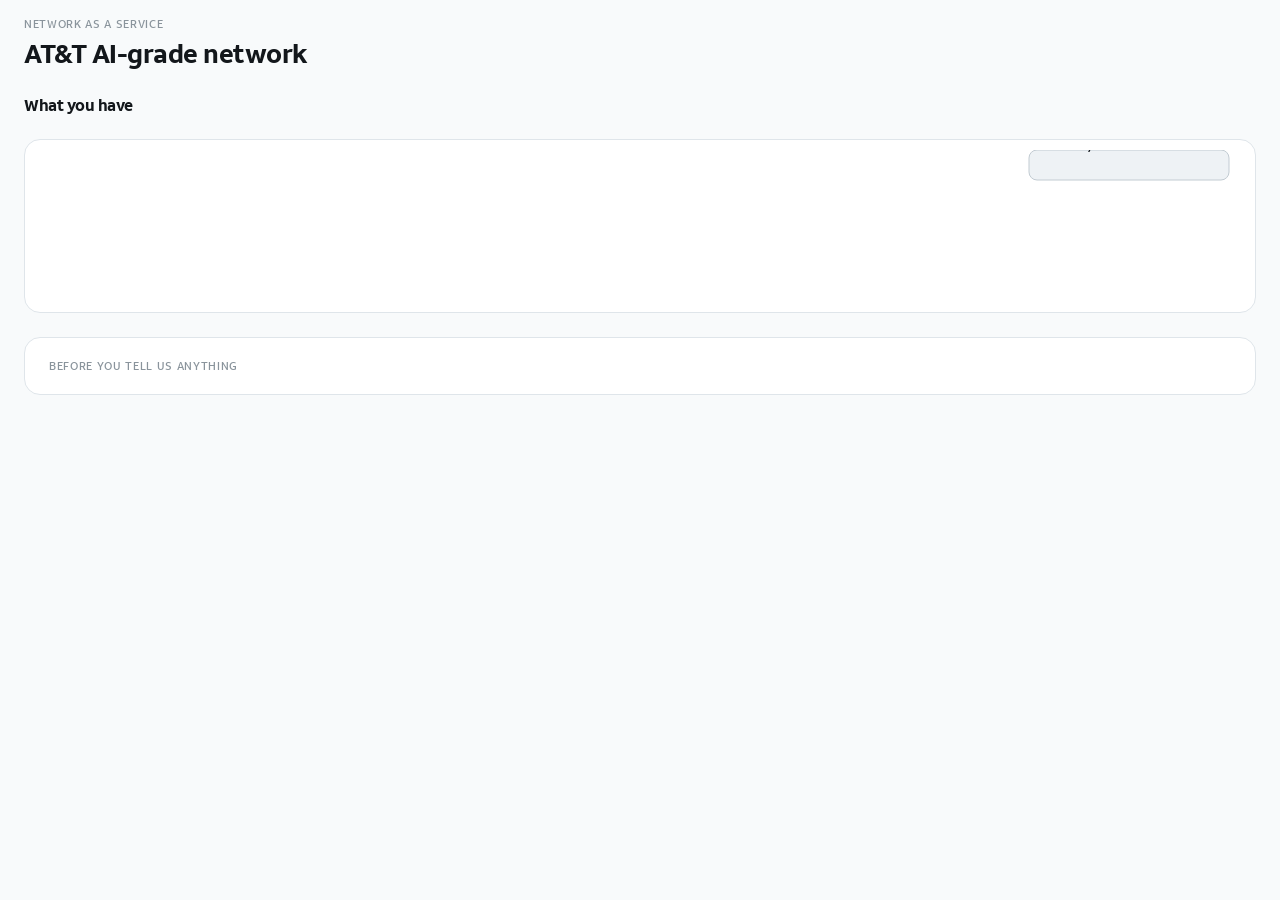
<file: index.html>
<!doctype html><html lang="en"><head><meta charset="utf-8"><meta name="robots" content="noindex, nofollow, noarchive"><meta http-equiv="refresh" content="0; url=NaaS%20Storefront.dc.html"><title>AT&T AI-grade network</title></head><body style="font-family:Helvetica,Arial,sans-serif;padding:40px"><p>Opening the storefront. If nothing happens, <a href="NaaS%20Storefront.dc.html">open it here</a>. Also: <a href="IA%20Map.dc.html">IA map</a> · <a href="Elevator%20Boards.dc.html">Elevator boards</a>.</p></body></html>
</file>
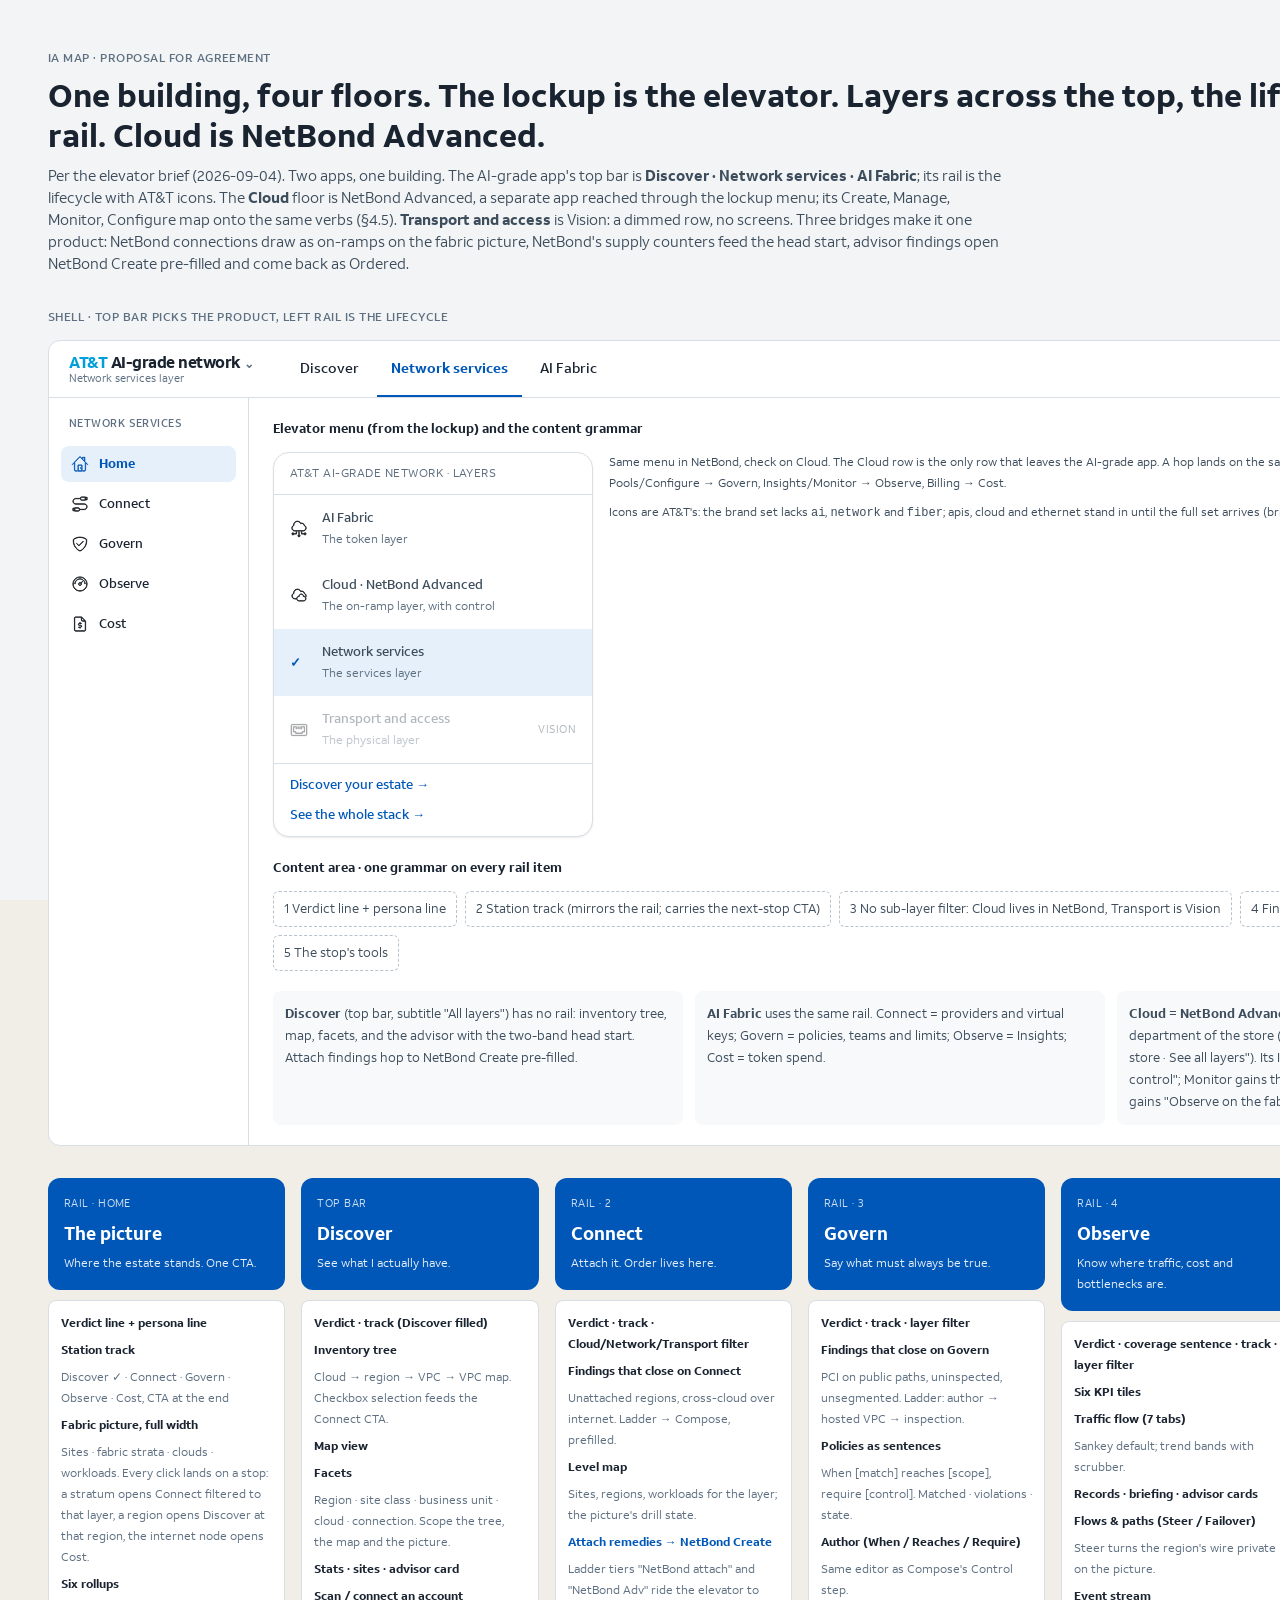
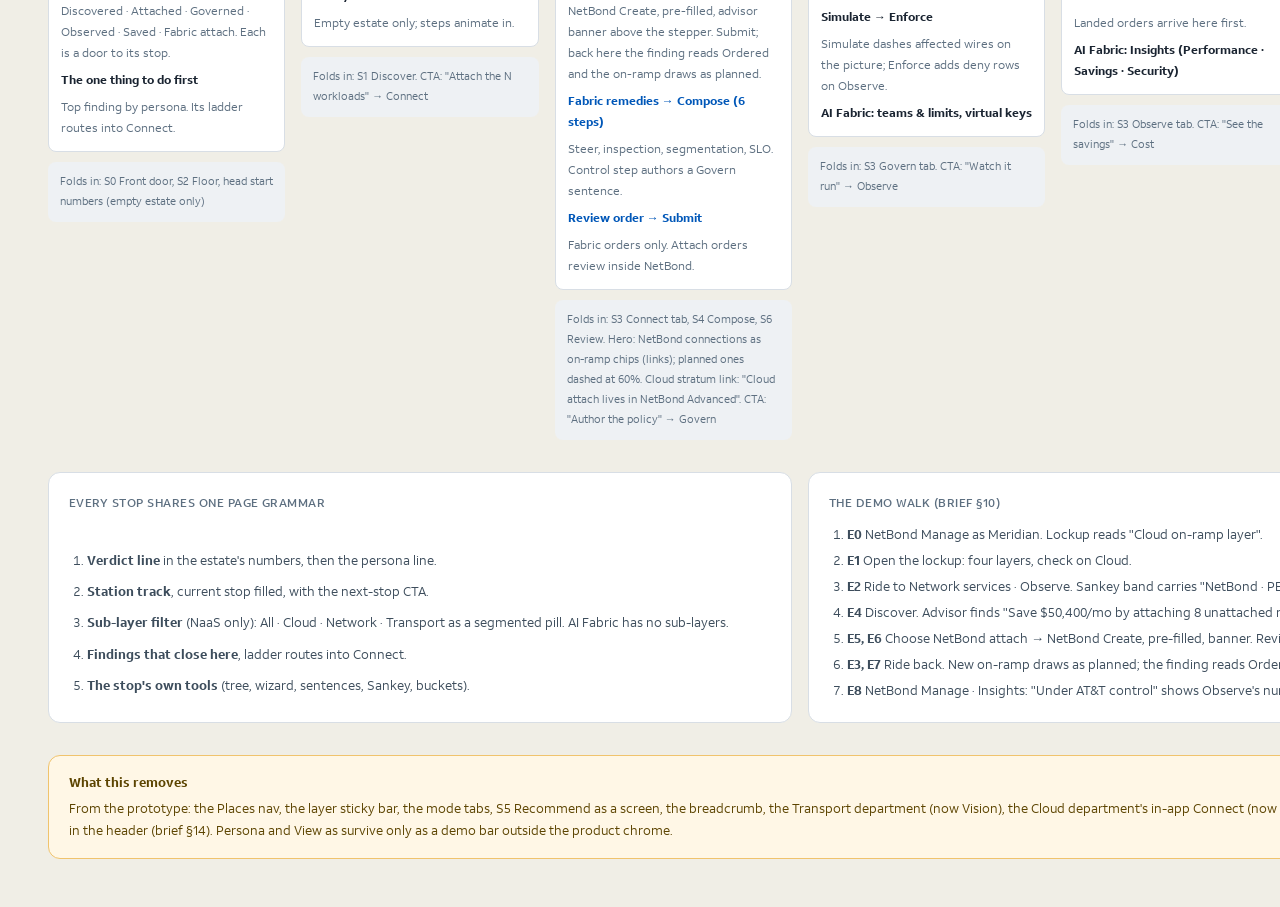
<file: IA Map.dc.html>
<!DOCTYPE html>
<html>
<head>
<meta charset="utf-8">
<meta name="viewport" content="width=device-width, initial-scale=1">
<script>
  // Load React, ReactDOM and Babel from this folder, never from unpkg: on
  // networks that block or rewrite the CDN the integrity check fails and the
  // page never renders. support.js reads this map before it builds the tags.
  window.__resources = {
    "https://unpkg.com/react@18.3.1/umd/react.production.min.js": "./vendor/react.production.min.js",
    "https://unpkg.com/react-dom@18.3.1/umd/react-dom.production.min.js": "./vendor/react-dom.production.min.js",
    "https://unpkg.com/@babel/standalone@7.29.0/babel.min.js": "./vendor/babel.min.js"
  };
</script>
<script src="./support.js"></script>
</head>
<body>
<x-dc>
<helmet>
<meta name="robots" content="noindex, nofollow, noarchive">
<meta name="design_doc_mode" content="canvas">
<style>
@font-face { font-family: 'Aleck'; src: url('fonts/AleckSans-Rg.ttf'); font-weight: 400; }
@font-face { font-family: 'Aleck'; src: url('fonts/AleckSans-Md.ttf'); font-weight: 500; }
@font-face { font-family: 'Aleck'; src: url('fonts/AleckSans-Bd.ttf'); font-weight: 700; }
body { margin: 0; background: #f2f4f6; font-family: 'Aleck', Helvetica, Arial, sans-serif; color: #1a2431; }
a { color: #0057b8; } a:hover { color: #00388f; }
</style>
</helmet>
<section style="width:1600px;padding:48px;display:grid;gap:32px;box-sizing:border-box">
  <div style="display:grid;gap:8px">
    <div style="font-size:12px;letter-spacing:.04em;text-transform:uppercase;font-weight:500;color:#5d6f80">IA map · proposal for agreement</div>
    <h1 style="margin:0;font-size:32px;line-height:40px;font-weight:700">One building, four floors. The lockup is the elevator. Layers across the top, the lifecycle down the rail. Cloud is NetBond Advanced.</h1>
    <p style="margin:0;max-width:960px;font-size:15px;line-height:22px;color:#3d4d5c;text-wrap:pretty">Per the elevator brief (2026-09-04). Two apps, one building. The AI-grade app's top bar is <strong>Discover · Network services · AI Fabric</strong>; its rail is the lifecycle with AT&amp;T icons. The <strong>Cloud</strong> floor is NetBond Advanced, a separate app reached through the lockup menu; its Create, Manage, Monitor, Configure map onto the same verbs (§4.5). <strong>Transport and access</strong> is Vision: a dimmed row, no screens. Three bridges make it one product: NetBond connections draw as on-ramps on the fabric picture, NetBond's supply counters feed the head start, advisor findings open NetBond Create pre-filled and come back as Ordered.</p>
  </div>

  <!-- shell -->
  <div style="display:grid;gap:12px">
    <div style="font-size:12px;letter-spacing:.04em;text-transform:uppercase;font-weight:500;color:#5d6f80">Shell · top bar picks the product, left rail is the lifecycle</div>
    <div style="background:#fff;border:1px solid #d8dee5;border-radius:12px;overflow:hidden">
      <div style="display:flex;align-items:center;gap:16px;height:56px;padding:0 20px;border-bottom:1px solid #d8dee5">
        <span style="display:grid;gap:0;line-height:1.2"><span style="font-weight:700;letter-spacing:-.03em"><span style="color:#009fdb">AT&amp;T</span> AI-grade network <span style="color:#5d6f80;font-size:12px">⌄</span></span><span style="font-size:11px;color:#5d6f80">Network services layer</span></span>
        <span style="display:flex;gap:4px;margin-left:16px;height:56px;align-items:stretch">
          <span style="display:flex;align-items:center;padding:0 14px;color:#1a2431;font-weight:500;font-size:14px;border-bottom:2px solid transparent">Discover</span>
          <span style="display:flex;align-items:center;padding:0 14px;color:#0057b8;font-weight:700;font-size:14px;border-bottom:2px solid #0057b8">Network services</span>
          <span style="display:flex;align-items:center;padding:0 14px;color:#1a2431;font-weight:500;font-size:14px;border-bottom:2px solid transparent">AI Fabric</span>
        </span>
        <span style="margin-left:auto;display:flex;gap:8px;font-size:12px;color:#5d6f80">
          <span style="height:32px;padding:0 10px;line-height:32px">🔍</span><span style="height:32px;padding:0 10px;line-height:32px;color:#0057b8;font-weight:700">✓3</span><span style="height:32px;padding:0 10px;line-height:32px">🔔</span><span style="height:32px;padding:0 10px;line-height:32px">⦿</span>
        </span>
      </div>
      <div style="display:grid;grid-template-columns:200px 1fr;min-height:220px">
        <div style="padding:16px 12px;border-right:1px solid #d8dee5;display:grid;gap:4px;align-content:start;font-size:13px">
          <div style="font-size:11px;letter-spacing:.04em;text-transform:uppercase;font-weight:500;color:#5d6f80;padding:0 8px 8px">Network services</div>
          <span style="display:flex;align-items:center;gap:10px;height:36px;padding:0 10px;border-radius:8px;background:#e6f0fa;color:#0057b8;font-weight:700"><span style="width:18px;height:18px;background:url('brand/icons-link/home.svg') center / contain no-repeat"></span>Home</span>
          <span style="display:flex;align-items:center;gap:10px;height:36px;padding:0 10px;border-radius:8px;color:#1a2431;font-weight:500"><span style="width:18px;height:18px;background:url('brand/icons-light/cable.svg') center / contain no-repeat"></span>Connect</span>
          <span style="display:flex;align-items:center;gap:10px;height:36px;padding:0 10px;border-radius:8px;color:#1a2431;font-weight:500"><span style="width:18px;height:18px;background:url('brand/icons-light/check-shield.svg') center / contain no-repeat"></span>Govern</span>
          <span style="display:flex;align-items:center;gap:10px;height:36px;padding:0 10px;border-radius:8px;color:#1a2431;font-weight:500"><span style="width:18px;height:18px;background:url('brand/icons-light/high-meter.svg') center / contain no-repeat"></span>Observe</span>
          <span style="display:flex;align-items:center;gap:10px;height:36px;padding:0 10px;border-radius:8px;color:#1a2431;font-weight:500"><span style="width:18px;height:18px;background:url('brand/icons-light/bill.svg') center / contain no-repeat"></span>Cost</span>
        </div>
        <div style="padding:20px 24px;display:grid;gap:12px;align-content:start;font-size:13px;color:#3d4d5c">
          <div style="font-weight:700;color:#1a2431">Elevator menu (from the lockup) and the content grammar</div>
          <div style="display:grid;grid-template-columns:320px 1fr;gap:16px;align-items:start">
            <div style="border:1px solid #d8dee5;border-radius:16px;background:#fff;box-shadow:0 1px 2px rgba(0,0,0,.08);overflow:hidden;font-size:13px">
              <div style="padding:10px 16px;font-size:12px;letter-spacing:.04em;text-transform:uppercase;color:#5d6f80;border-bottom:1px solid #d8dee5">AT&amp;T AI-grade network · layers</div>
              <div style="display:grid;grid-template-columns:20px 1fr;gap:12px;padding:12px 16px;align-items:center"><span style="width:18px;height:18px;background:url('brand/icons-light/apis.svg') center / contain no-repeat"></span><span><span style="display:block;font-weight:500">AI Fabric</span><span style="display:block;font-size:12px;color:#5d6f80">The token layer</span></span></div>
              <div style="display:grid;grid-template-columns:20px 1fr;gap:12px;padding:12px 16px;align-items:center"><span style="width:18px;height:18px;background:url('brand/icons-light/cloud.svg') center / contain no-repeat"></span><span><span style="display:block;font-weight:500">Cloud · NetBond Advanced</span><span style="display:block;font-size:12px;color:#5d6f80">The on-ramp layer, with control</span></span></div>
              <div style="display:grid;grid-template-columns:20px 1fr;gap:12px;padding:12px 16px;align-items:center;background:#e6f0fa"><span style="color:#0057b8;font-weight:700">✓</span><span><span style="display:block;font-weight:500">Network services</span><span style="display:block;font-size:12px;color:#5d6f80">The services layer</span></span></div>
              <div style="display:grid;grid-template-columns:20px 1fr auto;gap:12px;padding:12px 16px;align-items:center;opacity:.4"><span style="width:18px;height:18px;background:url('brand/icons-light/ethernet.svg') center / contain no-repeat"></span><span><span style="display:block;font-weight:500">Transport and access</span><span style="display:block;font-size:12px;color:#5d6f80">The physical layer</span></span><span style="font-size:11px;letter-spacing:.04em;text-transform:uppercase">Vision</span></div>
              <div style="border-top:1px solid #d8dee5;padding:10px 16px;display:grid;gap:8px;color:#0057b8;font-weight:500"><span>Discover your estate →</span><span>See the whole stack →</span></div>
            </div>
            <div style="font-size:12px;color:#3d4d5c;display:grid;gap:8px"><div>Same menu in NetBond, check on Cloud. The Cloud row is the only row that leaves the AI-grade app. A hop lands on the same verb: NetBond Create → Connect, Pools/Configure → Govern, Insights/Monitor → Observe, Billing → Cost.</div><div>Icons are AT&amp;T's: the brand set lacks <code>ai</code>, <code>network</code> and <code>fiber</code>; apis, cloud and ethernet stand in until the full set arrives (brief §4.3 asks me to say so).</div></div>
          </div>
          <div style="font-weight:700;color:#1a2431;margin-top:8px">Content area · one grammar on every rail item</div>
          <div style="display:flex;gap:8px;flex-wrap:wrap">
            <span style="padding:6px 10px;border:1px dashed #b8c2cc;border-radius:6px">1 Verdict line + persona line</span>
            <span style="padding:6px 10px;border:1px dashed #b8c2cc;border-radius:6px">2 Station track (mirrors the rail; carries the next-stop CTA)</span>
            <span style="padding:6px 10px;border:1px dashed #b8c2cc;border-radius:6px">3 No sub-layer filter: Cloud lives in NetBond, Transport is Vision</span>
            <span style="padding:6px 10px;border:1px dashed #b8c2cc;border-radius:6px">4 Findings that close here</span>
            <span style="padding:6px 10px;border:1px dashed #b8c2cc;border-radius:6px">5 The stop's tools</span>
          </div>
          <div style="display:grid;grid-template-columns:1fr 1fr 1fr;gap:12px;margin-top:8px">
            <div style="padding:12px;background:#f7f9fb;border-radius:8px"><strong>Discover</strong> (top bar, subtitle "All layers") has no rail: inventory tree, map, facets, and the advisor with the two-band head start. Attach findings hop to NetBond Create pre-filled.</div>
            <div style="padding:12px;background:#f7f9fb;border-radius:8px"><strong>AI Fabric</strong> uses the same rail. Connect = providers and virtual keys; Govern = policies, teams and limits; Observe = Insights; Cost = token spend.</div>
            <div style="padding:12px;background:#f7f9fb;border-radius:8px"><strong>Cloud = NetBond Advanced.</strong> Its Marketplace tab is the Cloud department of the store ("This is the Cloud layer of the AT&amp;T store · See all layers"). Its Insights grid gains "Under AT&amp;T control"; Monitor gains the telemetry row; connection detail gains "Observe on the fabric" and "Govern this path".</div>
          </div>
        </div>
      </div>
    </div>
  </div>

  <!-- stops -->
  <div style="display:grid;grid-template-columns:repeat(6,minmax(0,1fr));gap:16px;align-items:start">

    <div style="display:grid;gap:10px">
      <div style="padding:16px;background:#0057b8;color:#fff;border-radius:12px;display:grid;gap:4px"><div style="font-size:11px;letter-spacing:.04em;text-transform:uppercase;opacity:.8">Rail · Home</div><div style="font-size:18px;font-weight:700">The picture</div><div style="font-size:12px;opacity:.9">Where the estate stands. One CTA.</div></div>
      <div style="padding:12px;background:#fff;border:1px solid #d8dee5;border-radius:8px;font-size:12px;display:grid;gap:6px">
        <div style="font-weight:700">Verdict line + persona line</div>
        <div style="font-weight:700">Station track</div><div style="color:#5d6f80">Discover ✓ · Connect · Govern · Observe · Cost, CTA at the end</div>
        <div style="font-weight:700">Fabric picture, full width</div><div style="color:#5d6f80">Sites · fabric strata · clouds · workloads. Every click lands on a stop: a stratum opens Connect filtered to that layer, a region opens Discover at that region, the internet node opens Cost.</div>
        <div style="font-weight:700">Six rollups</div><div style="color:#5d6f80">Discovered · Attached · Governed · Observed · Saved · Fabric attach. Each is a door to its stop.</div>
        <div style="font-weight:700">The one thing to do first</div><div style="color:#5d6f80">Top finding by persona. Its ladder routes into Connect.</div>
      </div>
      <div style="padding:10px 12px;background:#eef1f4;border-radius:8px;font-size:11px;color:#5d6f80">Folds in: S0 Front door, S2 Floor, head start numbers (empty estate only)</div>
    </div>

    <div style="display:grid;gap:10px">
      <div style="padding:16px;background:#0057b8;color:#fff;border-radius:12px;display:grid;gap:4px"><div style="font-size:11px;letter-spacing:.04em;text-transform:uppercase;opacity:.8">Top bar</div><div style="font-size:18px;font-weight:700">Discover</div><div style="font-size:12px;opacity:.9">See what I actually have.</div></div>
      <div style="padding:12px;background:#fff;border:1px solid #d8dee5;border-radius:8px;font-size:12px;display:grid;gap:6px">
        <div style="font-weight:700">Verdict · track (Discover filled)</div>
        <div style="font-weight:700">Inventory tree</div><div style="color:#5d6f80">Cloud → region → VPC → VPC map. Checkbox selection feeds the Connect CTA.</div>
        <div style="font-weight:700">Map view</div>
        <div style="font-weight:700">Facets</div><div style="color:#5d6f80">Region · site class · business unit · cloud · connection. Scope the tree, the map and the picture.</div>
        <div style="font-weight:700">Stats · sites · advisor card</div>
        <div style="font-weight:700">Scan / connect an account</div><div style="color:#5d6f80">Empty estate only; steps animate in.</div>
      </div>
      <div style="padding:10px 12px;background:#eef1f4;border-radius:8px;font-size:11px;color:#5d6f80">Folds in: S1 Discover. CTA: "Attach the N workloads" → Connect</div>
    </div>

    <div style="display:grid;gap:10px">
      <div style="padding:16px;background:#0057b8;color:#fff;border-radius:12px;display:grid;gap:4px"><div style="font-size:11px;letter-spacing:.04em;text-transform:uppercase;opacity:.8">Rail · 2</div><div style="font-size:18px;font-weight:700">Connect</div><div style="font-size:12px;opacity:.9">Attach it. Order lives here.</div></div>
      <div style="padding:12px;background:#fff;border:1px solid #d8dee5;border-radius:8px;font-size:12px;display:grid;gap:6px">
        <div style="font-weight:700">Verdict · track · Cloud/Network/Transport filter</div>
        <div style="font-weight:700">Findings that close on Connect</div><div style="color:#5d6f80">Unattached regions, cross-cloud over internet. Ladder → Compose, prefilled.</div>
        <div style="font-weight:700">Level map</div><div style="color:#5d6f80">Sites, regions, workloads for the layer; the picture's drill state.</div>
        <div style="font-weight:700;color:#0057b8">Attach remedies → NetBond Create</div><div style="color:#5d6f80">Ladder tiers "NetBond attach" and "NetBond Adv" ride the elevator to NetBond Create, pre-filled, advisor banner above the stepper. Submit; back here the finding reads Ordered and the on-ramp draws as planned.</div>
        <div style="font-weight:700;color:#0057b8">Fabric remedies → Compose (6 steps)</div><div style="color:#5d6f80">Steer, inspection, segmentation, SLO. Control step authors a Govern sentence.</div>
        <div style="font-weight:700;color:#0057b8">Review order → Submit</div><div style="color:#5d6f80">Fabric orders only. Attach orders review inside NetBond.</div>
      </div>
      <div style="padding:10px 12px;background:#eef1f4;border-radius:8px;font-size:11px;color:#5d6f80">Folds in: S3 Connect tab, S4 Compose, S6 Review. Hero: NetBond connections as on-ramp chips (links); planned ones dashed at 60%. Cloud stratum link: "Cloud attach lives in NetBond Advanced". CTA: "Author the policy" → Govern</div>
    </div>

    <div style="display:grid;gap:10px">
      <div style="padding:16px;background:#0057b8;color:#fff;border-radius:12px;display:grid;gap:4px"><div style="font-size:11px;letter-spacing:.04em;text-transform:uppercase;opacity:.8">Rail · 3</div><div style="font-size:18px;font-weight:700">Govern</div><div style="font-size:12px;opacity:.9">Say what must always be true.</div></div>
      <div style="padding:12px;background:#fff;border:1px solid #d8dee5;border-radius:8px;font-size:12px;display:grid;gap:6px">
        <div style="font-weight:700">Verdict · track · layer filter</div>
        <div style="font-weight:700">Findings that close on Govern</div><div style="color:#5d6f80">PCI on public paths, uninspected, unsegmented. Ladder: author → hosted VPC → inspection.</div>
        <div style="font-weight:700">Policies as sentences</div><div style="color:#5d6f80">When [match] reaches [scope], require [control]. Matched · violations · state.</div>
        <div style="font-weight:700">Author (When / Reaches / Require)</div><div style="color:#5d6f80">Same editor as Compose's Control step.</div>
        <div style="font-weight:700">Simulate → Enforce</div><div style="color:#5d6f80">Simulate dashes affected wires on the picture; Enforce adds deny rows on Observe.</div>
        <div style="font-weight:700">AI Fabric: teams &amp; limits, virtual keys</div>
      </div>
      <div style="padding:10px 12px;background:#eef1f4;border-radius:8px;font-size:11px;color:#5d6f80">Folds in: S3 Govern tab. CTA: "Watch it run" → Observe</div>
    </div>

    <div style="display:grid;gap:10px">
      <div style="padding:16px;background:#0057b8;color:#fff;border-radius:12px;display:grid;gap:4px"><div style="font-size:11px;letter-spacing:.04em;text-transform:uppercase;opacity:.8">Rail · 4</div><div style="font-size:18px;font-weight:700">Observe</div><div style="font-size:12px;opacity:.9">Know where traffic, cost and bottlenecks are.</div></div>
      <div style="padding:12px;background:#fff;border:1px solid #d8dee5;border-radius:8px;font-size:12px;display:grid;gap:6px">
        <div style="font-weight:700">Verdict · coverage sentence · track · layer filter</div>
        <div style="font-weight:700">Six KPI tiles</div>
        <div style="font-weight:700">Traffic flow (7 tabs)</div><div style="color:#5d6f80">Sankey default; trend bands with scrubber.</div>
        <div style="font-weight:700">Records · briefing · advisor cards</div>
        <div style="font-weight:700">Flows &amp; paths (Steer / Failover)</div><div style="color:#5d6f80">Steer turns the region's wire private on the picture.</div>
        <div style="font-weight:700">Event stream</div><div style="color:#5d6f80">Landed orders arrive here first.</div>
        <div style="font-weight:700">AI Fabric: Insights (Performance · Savings · Security)</div>
      </div>
      <div style="padding:10px 12px;background:#eef1f4;border-radius:8px;font-size:11px;color:#5d6f80">Folds in: S3 Observe tab. CTA: "See the savings" → Cost</div>
    </div>

    <div style="display:grid;gap:10px">
      <div style="padding:16px;background:#0057b8;color:#fff;border-radius:12px;display:grid;gap:4px"><div style="font-size:11px;letter-spacing:.04em;text-transform:uppercase;opacity:.8">Rail · 5</div><div style="font-size:18px;font-weight:700">Cost</div><div style="font-size:12px;opacity:.9">Where the money leaks and what closes it.</div></div>
      <div style="padding:12px;background:#fff;border:1px solid #d8dee5;border-radius:8px;font-size:12px;display:grid;gap:6px">
        <div style="font-weight:700">Verdict · track · layer filter</div>
        <div style="font-weight:700">Realized vs on the table</div><div style="color:#5d6f80">Two numbers, stated once, same everywhere.</div>
        <div style="font-weight:700">Buckets: today vs on the fabric</div>
        <div style="font-weight:700">Steer to save</div><div style="color:#5d6f80">Same Steer as Observe; the picture and the tiles move.</div>
        <div style="font-weight:700">Findings that close on Cost</div><div style="color:#5d6f80">Avoidable egress, cross-cloud. Ladder → Compose in Connect.</div>
        <div style="font-weight:700">Term upgrades · hub consolidation (mature)</div>
        <div style="font-weight:700">AI Fabric: token spend by identity</div>
      </div>
      <div style="padding:10px 12px;background:#eef1f4;border-radius:8px;font-size:11px;color:#5d6f80">Folds in: S3 Cost tab, tailored offers. CTA: "Compose the order that saves $X" → Connect</div>
    </div>
  </div>

  <!-- cross-cutting -->
  <div style="display:grid;grid-template-columns:1fr 1fr;gap:16px">
    <div style="padding:20px;background:#fff;border:1px solid #d8dee5;border-radius:12px;display:grid;gap:10px;font-size:13px">
      <div style="font-size:12px;letter-spacing:.04em;text-transform:uppercase;font-weight:500;color:#5d6f80">Every stop shares one page grammar</div>
      <ol style="margin:0;padding-left:18px;display:grid;gap:4px;color:#3d4d5c">
        <li><strong>Verdict line</strong> in the estate's numbers, then the persona line.</li>
        <li><strong>Station track</strong>, current stop filled, with the next-stop CTA.</li>
        <li><strong>Sub-layer filter</strong> (NaaS only): All · Cloud · Network · Transport as a segmented pill. AI Fabric has no sub-layers.</li>
        <li><strong>Findings that close here</strong>, ladder routes into Connect.</li>
        <li><strong>The stop's own tools</strong> (tree, wizard, sentences, Sankey, buckets).</li>
      </ol>
    </div>
    <div style="padding:20px;background:#fff;border:1px solid #d8dee5;border-radius:12px;display:grid;gap:10px;font-size:13px">
      <div style="font-size:12px;letter-spacing:.04em;text-transform:uppercase;font-weight:500;color:#5d6f80">The demo walk (brief §10)</div>
      <ol style="margin:0;padding-left:18px;display:grid;gap:4px;color:#3d4d5c">
        <li><strong>E0</strong> NetBond Manage as Meridian. Lockup reads "Cloud on-ramp layer".</li>
        <li><strong>E1</strong> Open the lockup: four layers, check on Cloud.</li>
        <li><strong>E2</strong> Ride to Network services · Observe. Sankey band carries "NetBond · PE-IAD-02".</li>
        <li><strong>E4</strong> Discover. Advisor finds "Save $50,400/mo by attaching 8 unattached regions".</li>
        <li><strong>E5, E6</strong> Choose NetBond attach → NetBond Create, pre-filled, banner. Review. Submit.</li>
        <li><strong>E3, E7</strong> Ride back. New on-ramp draws as planned; the finding reads Ordered.</li>
        <li><strong>E8</strong> NetBond Manage · Insights: "Under AT&amp;T control" shows Observe's number.</li>
      </ol>
    </div>
  </div>

  <div style="padding:16px 20px;background:#fff7e6;border:1px solid #f0c36d;border-radius:12px;font-size:13px;color:#5c4400;display:grid;gap:4px">
    <strong>What this removes</strong>
    <span>From the prototype: the Places nav, the layer sticky bar, the mode tabs, S5 Recommend as a screen, the breadcrumb, the Transport department (now Vision), the Cloud department's in-app Connect (now NetBond), and every segmented control in the header (brief §14). Persona and View as survive only as a demo bar outside the product chrome.</span>
  </div>
</section>
</x-dc>
</body>
</html>
</file>
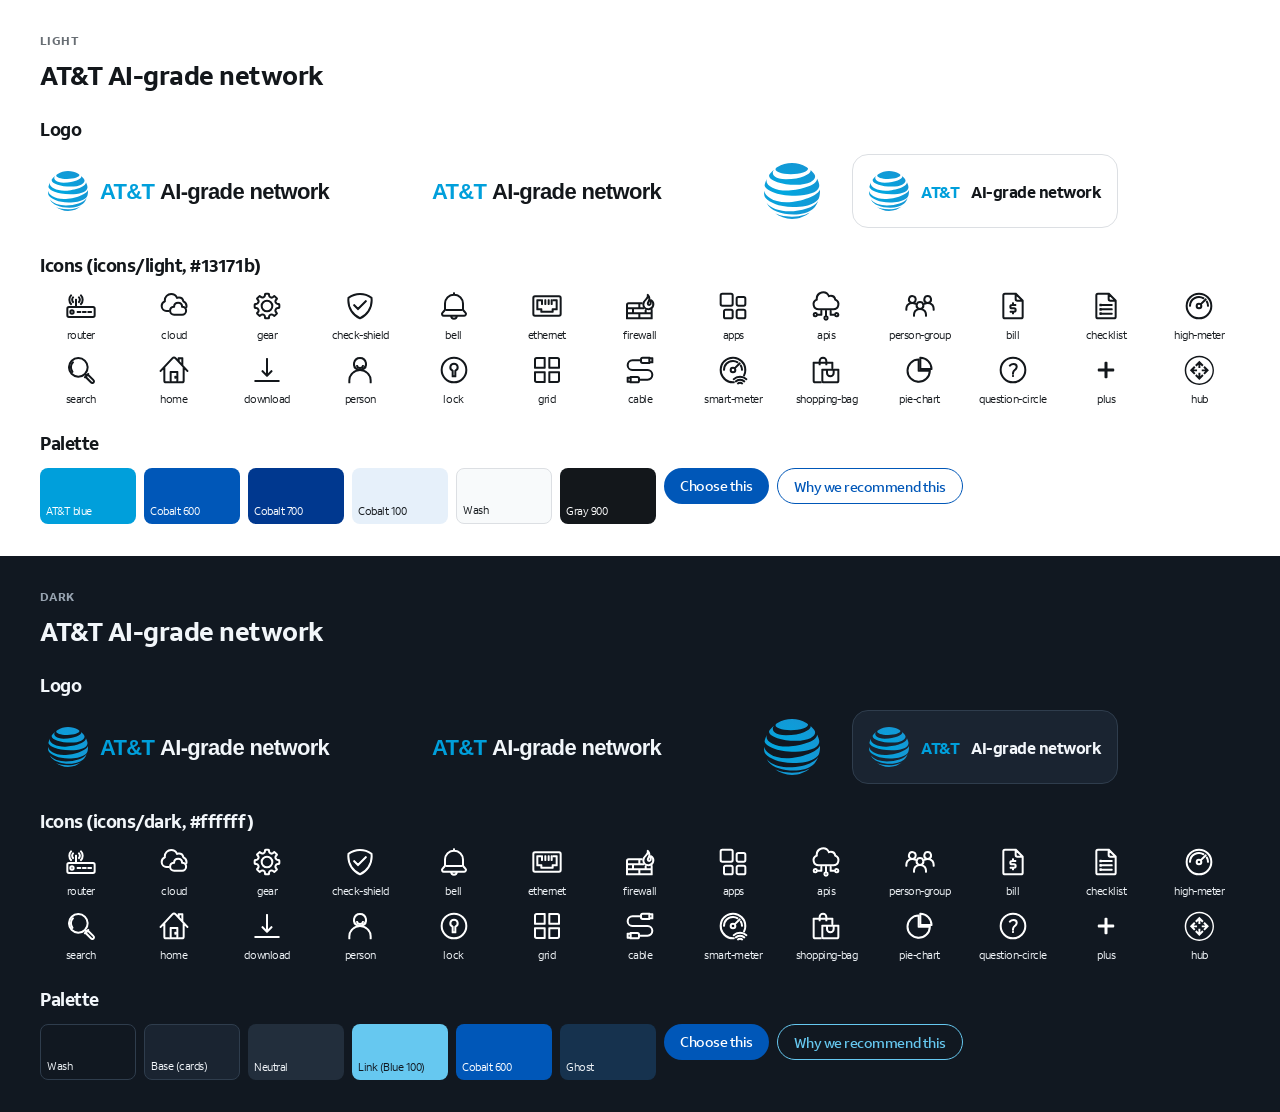
<file: uploads/ATT_NaaS_Brand_Package/preview.html>
<!doctype html>
<html lang="en">
<head>
<meta charset="utf-8">
<title>AT&T NaaS Brand Package preview</title>
<style>
  @font-face { font-family: 'ATT Aleck Sans'; src: url('fonts/ATTAleckSans_Regular.woff2') format('woff2'); font-weight: 400; }
  @font-face { font-family: 'ATT Aleck Sans'; src: url('fonts/ATTAleckSans_Medium.woff2') format('woff2'); font-weight: 500; }
  @font-face { font-family: 'ATT Aleck Sans'; src: url('fonts/ATTAleckSans_Bold.woff2') format('woff2'); font-weight: 700; }
  * { box-sizing: border-box; }
  body { margin: 0; font-family: 'ATT Aleck Sans', Helvetica, Arial, sans-serif; letter-spacing: -0.03em; }
  .half { padding: 32px 40px; }
  .light { background: #ffffff; color: #13171b; }
  .dark { background: #111821; color: #f2f6fa; }
  h1 { font-size: 26px; line-height: 34px; margin: 0 0 4px; font-weight: 700; }
  h2 { font-size: 18px; line-height: 26px; margin: 24px 0 12px; font-weight: 700; }
  .kicker { font-size: 12px; line-height: 18px; letter-spacing: 0.04em; text-transform: uppercase; font-weight: 600; color: #686e74; margin: 0 0 8px; }
  .dark .kicker { color: #97a3b0; }
  .row { display: flex; align-items: center; gap: 32px; flex-wrap: wrap; }
  .grid { display: grid; grid-template-columns: repeat(13, 1fr); gap: 12px; }
  .cell { display: flex; flex-direction: column; align-items: center; gap: 6px; font-size: 11px; line-height: 14px; }
  .cell img { width: 32px; height: 32px; }
  .swatches { display: flex; gap: 8px; flex-wrap: wrap; }
  .sw { width: 96px; height: 56px; border-radius: 8px; display: flex; align-items: flex-end; padding: 6px; font-size: 11px; }
  .card { border-radius: 16px; padding: 16px; border: 1px solid #dcdfe3; background: #fff; display: inline-flex; align-items: center; gap: 12px; }
  .dark .card { background: #1a2431; border-color: #2f3d4d; }
  .btn { display: inline-block; border-radius: 9999px; height: 36px; padding: 0 16px; line-height: 36px; font-weight: 500; font-size: 14px; }
  .btn.primary { background: #0057b8; color: #fff; }
  .dark .btn.primary { background: #0057b8; }
  .btn.outline { border: 1px solid #0057b8; color: #0057b8; }
  .dark .btn.outline { border-color: #66c8f0; color: #66c8f0; }
</style>
</head>
<body>
<section class="half light">
  <p class="kicker">Light</p>
  <h1>AT&T AI-grade network</h1>
  <h2>Logo</h2>
  <div class="row">
    <img src="logo/att-lockup-light.svg" height="56" alt="lockup">
    <img src="logo/att-wordmark-light.svg" height="40" alt="wordmark">
    <img src="logo/att-globe.svg" height="56" alt="globe">
    <div class="card"><img src="logo/att-globe.svg" height="40"><span style="font-weight:700;color:#009fdb">AT&T</span><span style="font-weight:700">AI-grade network</span></div>
  </div>
  <h2>Icons (icons/light, #13171b)</h2>
  <div class="grid" id="light-icons"></div>
  <h2>Palette</h2>
  <div class="swatches">
    <div class="sw" style="background:#009fdb;color:#fff">AT&T blue</div>
    <div class="sw" style="background:#0057b8;color:#fff">Cobalt 600</div>
    <div class="sw" style="background:#00388f;color:#fff">Cobalt 700</div>
    <div class="sw" style="background:#e6f0fa;color:#13171b">Cobalt 100</div>
    <div class="sw" style="background:#f8fafb;color:#13171b;border:1px solid #dcdfe3">Wash</div>
    <div class="sw" style="background:#13171b;color:#fff">Gray 900</div>
    <span class="btn primary">Choose this</span><span class="btn outline">Why we recommend this</span>
  </div>
</section>
<section class="half dark">
  <p class="kicker">Dark</p>
  <h1>AT&T AI-grade network</h1>
  <h2>Logo</h2>
  <div class="row">
    <img src="logo/att-lockup-dark.svg" height="56" alt="lockup">
    <img src="logo/att-wordmark-dark.svg" height="40" alt="wordmark">
    <img src="logo/att-globe.svg" height="56" alt="globe">
    <div class="card"><img src="logo/att-globe.svg" height="40"><span style="font-weight:700;color:#009fdb">AT&T</span><span style="font-weight:700">AI-grade network</span></div>
  </div>
  <h2>Icons (icons/dark, #ffffff)</h2>
  <div class="grid" id="dark-icons"></div>
  <h2>Palette</h2>
  <div class="swatches">
    <div class="sw" style="background:#111821;color:#f2f6fa;border:1px solid #2f3d4d">Wash</div>
    <div class="sw" style="background:#1a2431;color:#f2f6fa;border:1px solid #2f3d4d">Base (cards)</div>
    <div class="sw" style="background:#222e3c;color:#f2f6fa">Neutral</div>
    <div class="sw" style="background:#66c8f0;color:#111821">Link (Blue 100)</div>
    <div class="sw" style="background:#0057b8;color:#fff">Cobalt 600</div>
    <div class="sw" style="background:#16324e;color:#f2f6fa">Ghost</div>
    <span class="btn primary">Choose this</span><span class="btn outline">Why we recommend this</span>
  </div>
</section>
<script>
  const names = ['router','cloud','gear','check-shield','bell','ethernet','firewall','apps','apis','person-group','bill','checklist','high-meter','search','home','download','person','lock','grid','cable','smart-meter','shopping-bag','pie-chart','question-circle','plus','hub'];
  for (const mode of ['light','dark']) {
    const g = document.getElementById(mode + '-icons');
    for (const n of names) {
      const c = document.createElement('div'); c.className = 'cell';
      c.innerHTML = `<img src="icons/${mode}/att-${n}.svg" alt="${n}"><span>${n}</span>`;
      g.appendChild(c);
    }
  }
</script>
</body>
</html>
</file>
